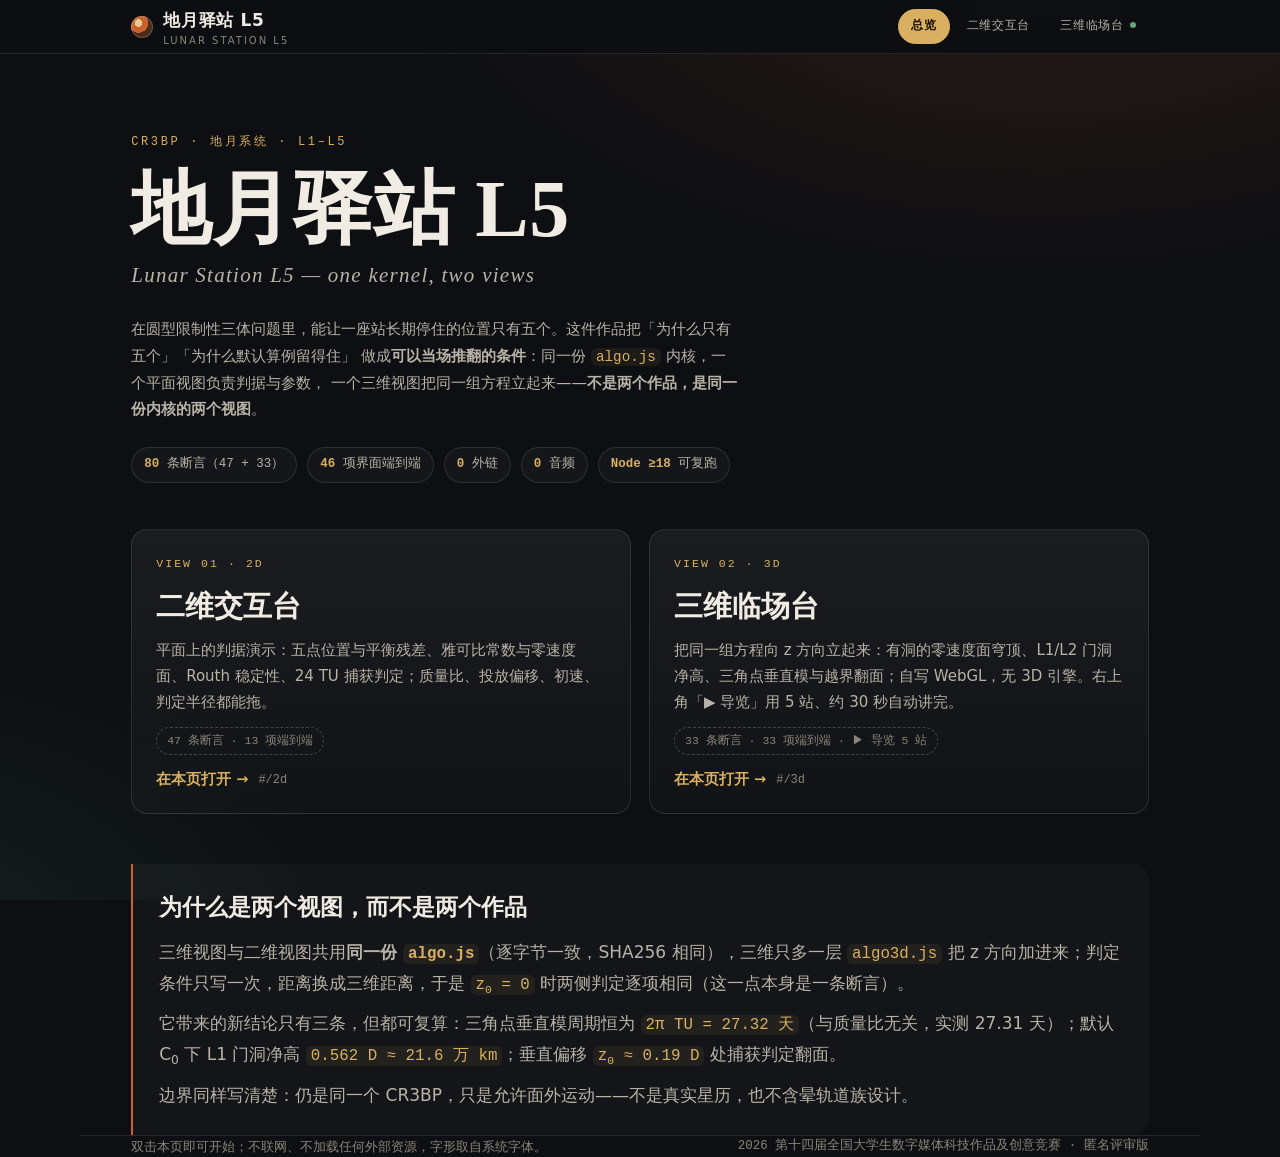
<file: index.html>
<!DOCTYPE html>
<html lang="zh-CN">
<head>
<meta charset="utf-8">
<meta name="viewport" content="width=device-width, initial-scale=1, viewport-fit=cover">
<title>地月驿站 L5 · Lunar Station L5 — 一个入口，两个视图</title>
<meta name="description" content="地月驿站 L5：同一份 CR3BP 内核的两个视图——二维判据交互台与三维临场台，可在同一页内切换。离线、零依赖、80 条断言可复跑。">
<style>
  :root{
    --ink:#0d0f12; --ink-2:#14171c; --ink-3:#1b1f26;
    --line:rgba(255,255,255,.10); --line-2:rgba(255,255,255,.20);
    --txt:#f0ece4; --txt-dim:#b9b3a7; --txt-faint:#8a8579;
    --accent:#c9622f; --accent-2:#4f8f7f; --accent-3:#d9b061; --ok:#5fa77a;
    --serif:"Source Han Serif SC","Noto Serif CJK SC","Songti SC",SimSun,Georgia,serif;
    --sans:"Source Han Sans SC","Noto Sans CJK SC","Microsoft YaHei","PingFang SC",system-ui,sans-serif;
    --mono:"JetBrains Mono","Cascadia Mono",Consolas,"Courier New",monospace;
    --r:16px; --maxw:1120px; --gutter:clamp(18px,4vw,56px);
    --barh:54px;
  }
  *{box-sizing:border-box}
  html{-webkit-text-size-adjust:100%}
  body{margin:0;background:var(--ink);color:var(--txt);
    font-family:var(--sans);font-size:clamp(15px,.55vw + 13.6px,17px);line-height:1.75;
    background-image:
      radial-gradient(1100px 620px at 82% -10%,rgba(201,98,47,.16),transparent 62%),
      radial-gradient(900px 560px at -12% 108%,rgba(79,143,127,.14),transparent 60%);
    background-attachment:fixed}
  a{color:inherit}
  code{font-family:var(--mono);font-size:.93em;color:var(--accent-3);background:rgba(217,176,97,.08);padding:1px 5px;border-radius:6px}
  sub{font-size:.72em;line-height:0}
  .skip{position:absolute;left:-9999px;top:0;background:var(--accent);color:#1b0f08;padding:10px 16px;border-radius:0 0 10px 0;z-index:99}
  .skip:focus{left:0}
  :focus-visible{outline:2px solid var(--accent-3);outline-offset:3px;border-radius:8px}

  /* ---------- 顶栏 / 视图切换 ---------- */
  .shell{position:sticky;top:0;z-index:40;height:var(--barh);
    background:rgba(13,15,18,.92);backdrop-filter:blur(10px);
    border-bottom:1px solid var(--line)}
  .shell-in{max-width:var(--maxw);margin:0 auto;height:100%;padding:0 var(--gutter);
    display:flex;align-items:center;gap:18px}
  .brand{display:flex;align-items:center;gap:10px;text-decoration:none;font-weight:700;letter-spacing:.04em;white-space:nowrap}
  .mark{width:22px;height:22px;border-radius:50%;flex:0 0 auto;
    background:radial-gradient(circle at 34% 32%,#e8c98f 0 18%,#c9622f 19% 46%,#4a2a18 47% 100%);
    box-shadow:0 0 0 1px rgba(255,255,255,.18) inset}
  .brand small{display:block;font-weight:400;font-size:10px;letter-spacing:.2em;color:var(--txt-faint);line-height:1.2}
  .tabs{display:flex;align-items:center;gap:4px;margin-left:auto}
  .tabs a{font-family:var(--mono);font-size:12px;letter-spacing:.06em;color:var(--txt-dim);
    text-decoration:none;padding:6px 12px;border-radius:999px;border:1px solid transparent;white-space:nowrap}
  .tabs a:hover{color:var(--txt);border-color:var(--line-2)}
  .tabs a[aria-selected="true"]{color:#1a1206;background:var(--accent-3);border-color:var(--accent-3);font-weight:600}
.back{display:none;align-items:center;gap:7px;font-family:var(--mono);font-size:12px;color:var(--txt-dim);text-decoration:none;white-space:nowrap}
  .back:hover{color:var(--accent-3)}
  .tabs .dot{display:inline-block;width:6px;height:6px;border-radius:50%;background:var(--ok);margin-left:6px;vertical-align:1px}
  .tabs a[aria-selected="true"] .dot{background:#1a1206}
  .ext{font-family:var(--mono);font-size:11.5px;color:var(--txt-faint);text-decoration:none;white-space:nowrap}
  .ext:hover{color:var(--accent-3)}
  .short{display:none}
  @media (max-width:820px){
    :root{--barh:50px}
    .brand small,.ext{display:none}
    .tabs a{padding:6px 10px;font-size:11.5px}
    .long{display:none}.short{display:inline}
  }

  /* ---------- 总览 ---------- */
  main{min-height:calc(100vh - var(--barh))}
  .wrap{max-width:var(--maxw);margin:0 auto;padding:0 var(--gutter)}
  body.view{--barh:46px}
  body.view .brand{display:none}
  body.view .back{display:inline-flex}
  body.view main{height:calc(100vh - var(--barh))}
  body.view #pane-overview{display:none}
  .hero{padding:clamp(40px,7vw,78px) 0 0}
  .kicker{font-family:var(--mono);font-size:12px;letter-spacing:.22em;color:var(--accent-3);text-transform:uppercase;margin:0}
  h1{font-family:var(--serif);font-size:clamp(42px,7vw,80px);line-height:1.05;margin:14px 0 6px;letter-spacing:.01em}
  .en{font-family:var(--serif);font-style:italic;color:var(--txt-dim);font-size:clamp(16px,1.9vw,21px);letter-spacing:.06em;margin:0}
  .lead{max-width:62ch;margin:22px 0 0;color:var(--txt-dim);font-size:clamp(15px,1.2vw,18px)}
  .lead b{color:var(--txt);font-weight:600}
  .stats{display:flex;flex-wrap:wrap;gap:10px;margin:24px 0 0;padding:0;list-style:none}
  .stats li{font-family:var(--mono);font-size:12.5px;color:var(--txt-dim);
    border:1px solid var(--line);background:rgba(255,255,255,.03);padding:6px 12px;border-radius:999px}
  .stats b{color:var(--accent-3);font-weight:600}

  .views{display:grid;grid-template-columns:repeat(2,minmax(0,1fr));gap:18px;margin:clamp(30px,5vw,46px) 0 0}
  @media (max-width:820px){.views{grid-template-columns:1fr}}
  .card{position:relative;display:flex;flex-direction:column;gap:12px;text-decoration:none;color:inherit;
    padding:24px 24px 20px;border:1px solid var(--line);border-radius:var(--r);
    background:linear-gradient(180deg,rgba(255,255,255,.055),rgba(255,255,255,.02));
    transition:border-color .18s ease,transform .18s ease,background .18s ease}
  .card:hover{border-color:rgba(217,176,97,.55);transform:translateY(-2px);background:linear-gradient(180deg,rgba(255,255,255,.075),rgba(255,255,255,.03))}
  .card .tag{font-family:var(--mono);font-size:11.5px;letter-spacing:.18em;color:var(--accent-3)}
  .card h2{font-family:var(--serif);margin:2px 0 0;font-size:clamp(23px,2.5vw,29px);line-height:1.25}
  .card p{margin:0;color:var(--txt-dim);font-size:15px}
  .card .badge{align-self:flex-start;font-family:var(--mono);font-size:11.5px;color:var(--txt-faint);
    border:1px dashed var(--line-2);border-radius:998px;padding:3px 10px}
  .card .go{margin-top:auto;display:flex;align-items:center;gap:10px;color:var(--accent-3);font-weight:600;font-size:14.5px}
  .card .go span{font-family:var(--mono);font-weight:400;color:var(--txt-faint);font-size:12px}

  .why{margin:clamp(30px,5vw,50px) 0 0;padding:24px 26px;border-left:2px solid var(--accent);
    background:rgba(255,255,255,.025);border-radius:0 var(--r) var(--r) 0}
  .why h2{font-family:var(--serif);font-size:clamp(19px,2vw,23px);margin:0 0 10px}
  .why p{margin:0 0 10px;color:var(--txt-dim)}
  .why p:last-child{margin-bottom:0}

  footer{margin:clamp(34px,6vw,56px) 0 0;padding:20px 0 36px;border-top:1px solid var(--line);
    display:flex;justify-content:space-between;gap:14px;flex-wrap:wrap;color:var(--txt-faint);font-size:12.5px}
  footer .mono{font-family:var(--mono)}
  body.view footer{display:none}

  /* ---------- 视图面板 ---------- */
  .pane{height:calc(100vh - var(--barh))}
  .pane[hidden]{display:none}
  .pane iframe{display:block;width:100%;height:100%;border:0;background:var(--ink)}
  .pane .note{padding:20px var(--gutter);color:var(--txt-dim)}
  .pane .note a{color:var(--accent-3)}
  noscript p{padding:14px var(--gutter);background:#2a1a10;color:#f0d9c8;margin:0}

  @media (prefers-reduced-motion:reduce){*{transition:none!important;animation:none!important}}
  @media print{.shell,.tabs,.ext{display:none}body{background:#fff;color:#111}}
</style>
</head>
<body>
<a class="skip" href="#main">跳到内容</a>

<header class="shell">
  <div class="shell-in">
    <a class="brand" href="#/">
      <span class="mark" aria-hidden="true"></span>
      <span>地月驿站 L5<small>LUNAR STATION L5</small></span>
    </a>
    <a class="back" id="back" href="#/">← 总览</a>
    <nav class="tabs" role="tablist" aria-label="视图切换">
      <a role="tab" id="tab-overview" href="#/" aria-controls="pane-overview" aria-selected="true">总览</a>
      <a role="tab" id="tab-2d" href="#/2d" aria-controls="pane-2d" aria-selected="false" tabindex="-1">
        <span class="long">二维交互台</span><span class="short">2D</span>
      </a>
      <a role="tab" id="tab-3d" href="#/3d" aria-controls="pane-3d" aria-selected="false" tabindex="-1">
        <span class="long">三维临场台</span><span class="short">3D</span><span class="dot" aria-hidden="true"></span>
      </a>
    </nav>
    <a class="ext" id="ext" href="#" target="_blank" rel="noopener" hidden>↗ 独立打开</a>
  </div>
</header>

<noscript><p>本页是视图切换器；未启用 JavaScript 时，请直接打开 <a href="./地月驿站L5-CR3BP平动点交互台/index.html">二维交互台</a> 或 <a href="./地月驿站L5-三维临场台/index.html">三维临场台</a>。</p></noscript>

<main id="main">
  <!-- 总览 -->
  <section id="pane-overview" role="tabpanel" aria-labelledby="tab-overview" tabindex="-1">
    <div class="wrap">
      <div class="hero">
        <p class="kicker">CR3BP · 地月系统 · L1–L5</p>
        <h1>地月驿站 L5</h1>
        <p class="en">Lunar Station L5 — one kernel, two views</p>
        <p class="lead">
          在圆型限制性三体问题里，能让一座站长期停住的位置只有五个。这件作品把「为什么只有五个」「为什么默认算例留得住」
          做成<strong>可以当场推翻的条件</strong>：同一份 <code>algo.js</code> 内核，一个平面视图负责判据与参数，
          一个三维视图把同一组方程立起来——<strong>不是两个作品，是同一份内核的两个视图</strong>。
        </p>
        <ul class="stats">
          <li><b>80</b> 条断言（47 + 33）</li>
          <li><b>46</b> 项界面端到端</li>
          <li><b>0</b> 外链</li>
          <li><b>0</b> 音频</li>
          <li><b>Node ≥18</b> 可复跑</li>
        </ul>
      </div>

      <div class="views">
        <a class="card" href="#/2d" data-view="2d">
          <span class="tag">VIEW 01 · 2D</span>
          <h2>二维交互台</h2>
          <p>平面上的判据演示：五点位置与平衡残差、雅可比常数与零速度面、Routh 稳定性、24 TU 捕获判定；质量比、投放偏移、初速、判定半径都能拖。</p>
          <span class="badge">47 条断言 · 13 项端到端</span>
          <span class="go">在本页打开 → <span>#/2d</span></span>
        </a>

        <a class="card" href="#/3d" data-view="3d">
          <span class="tag">VIEW 02 · 3D</span>
          <h2>三维临场台</h2>
          <p>把同一组方程向 z 方向立起来：有洞的零速度面穹顶、L1/L2 门洞净高、三角点垂直模与越界翻面；自写 WebGL，无 3D 引擎。右上角「▶ 导览」用 5 站、约 30 秒自动讲完。</p>
          <span class="badge">33 条断言 · 33 项端到端 · ▶ 导览 5 站</span>
          <span class="go">在本页打开 → <span>#/3d</span></span>
        </a>
      </div>

      <section class="why" aria-label="为什么是两个视图">
        <h2>为什么是两个视图，而不是两个作品</h2>
        <p>三维视图与二维视图共用<strong>同一份 <code>algo.js</code></strong>（逐字节一致，SHA256 相同），三维只多一层 <code>algo3d.js</code> 把 z 方向加进来；判定条件只写一次，距离换成三维距离，于是 <code>z<sub>0</sub> = 0</code> 时两侧判定逐项相同（这一点本身是一条断言）。</p>
        <p>它带来的新结论只有三条，但都可复算：三角点垂直模周期恒为 <code>2π TU = 27.32 天</code>（与质量比无关，实测 27.31 天）；默认 C<sub>0</sub> 下 L1 门洞净高 <code>0.562 D ≈ 21.6 万 km</code>；垂直偏移 <code>z<sub>0</sub> ≈ 0.19 D</code> 处捕获判定翻面。</p>
        <p>边界同样写清楚：仍是同一个 CR3BP，只是允许面外运动——不是真实星历，也不含晕轨道族设计。</p>
      </section>
    </div>

    <footer class="wrap">
      <span>双击本页即可开始；不联网、不加载任何外部资源，字形取自系统字体。</span>
      <span class="mono">2026 第十四届全国大学生数字媒体科技作品及创意竞赛 · 匿名评审版</span>
    </footer>
  </section>

  <!-- 二维 -->
  <section id="pane-2d" class="pane" role="tabpanel" aria-labelledby="tab-2d" tabindex="-1" hidden>
    <iframe title="二维交互台：五点位置、雅可比常数、零速度面与捕获判定" data-src="./地月驿站L5-CR3BP平动点交互台/index.html"></iframe>
    <div class="note" hidden>视图未能载入（可能是浏览器限制本地 iframe）。请<a href="./地月驿站L5-CR3BP平动点交互台/index.html" target="_blank" rel="noopener">在新窗口打开二维交互台</a>。</div>
  </section>

  <!-- 三维 -->
  <section id="pane-3d" class="pane" role="tabpanel" aria-labelledby="tab-3d" tabindex="-1" hidden>
    <iframe title="三维临场台：零速度面穹顶、L1 门洞、三角点垂直模与越界翻面" data-src="./地月驿站L5-三维临场台/index.html"></iframe>
    <div class="note" hidden>视图未能载入（可能是浏览器限制本地 iframe）。请<a href="./地月驿站L5-三维临场台/index.html" target="_blank" rel="noopener">在新窗口打开三维临场台</a>。</div>
  </section>
</main>

<script>
(function () {
  'use strict';
  var VIEWS = { '': 'overview', 'overview': 'overview', '2d': '2d', '3d': '3d' };
  var PANES = { overview: 'pane-overview', '2d': 'pane-2d', '3d': 'pane-3d' };
  var TABS = { overview: 'tab-overview', '2d': 'tab-2d', '3d': 'tab-3d' };
  var EXT = { '2d': './地月驿站L5-CR3BP平动点交互台/index.html', '3d': './地月驿站L5-三维临场台/index.html' };
  var tabs = Array.prototype.slice.call(document.querySelectorAll('[role="tab"]'));
  var ext = document.getElementById('ext');

  function route() {
    var h = (location.hash || '').replace(/^#\/?/, '').replace(/\/$/, '');
    return VIEWS.hasOwnProperty(h) ? VIEWS[h] : 'overview';
  }

  function show(name, focus) {
    Object.keys(PANES).forEach(function (k) {
      var pane = document.getElementById(PANES[k]);
      var tab = document.getElementById(TABS[k]);
      var on = k === name;
      pane.hidden = !on;
      tab.setAttribute('aria-selected', on ? 'true' : 'false');
      tab.tabIndex = on ? 0 : -1;
    });
    document.body.classList.toggle('view', name !== 'overview');

    if (name === 'overview') {
      ext.hidden = true;
      document.title = '地月驿站 L5 · Lunar Station L5 — 一个入口，两个视图';
    } else {
      var pane = document.getElementById(PANES[name]);
      var frame = pane.querySelector('iframe');
      if (frame && !frame.getAttribute('src')) {
        frame.addEventListener('load', function () {
          var note = pane.querySelector('.note');
          if (note) note.hidden = true;
        }, { once: true });
        frame.addEventListener('error', function () {
          var note = pane.querySelector('.note');
          if (note) note.hidden = false;
        }, { once: true });
        frame.setAttribute('src', frame.getAttribute('data-src'));
      }
      ext.hidden = false;
      ext.setAttribute('href', EXT[name]);
      document.title = (name === '2d' ? '二维交互台' : '三维临场台') + ' · 地月驿站 L5';
    }
    if (focus) {
      var p = document.getElementById(PANES[name]);
      if (p) p.focus({ preventScroll: true });
    }
  }

  function go(name) {
    var target = name === 'overview' ? '#/' : '#/' + name;
    if (location.hash === target) show(name, true);
    else location.hash = target;
  }

  Array.prototype.forEach.call(document.querySelectorAll('[data-view]'), function (a) {
    a.addEventListener('click', function (e) {
      e.preventDefault();
      go(a.getAttribute('data-view'));
    });
  });

  tabs.forEach(function (tab, i) {
    tab.addEventListener('click', function (e) {
      e.preventDefault();
      go(tab.id.replace('tab-', ''));
    });
    tab.addEventListener('keydown', function (e) {
      var next = null;
      if (e.key === 'ArrowRight') next = (i + 1) % tabs.length;
      else if (e.key === 'ArrowLeft') next = (i - 1 + tabs.length) % tabs.length;
      else if (e.key === 'Home') next = 0;
      else if (e.key === 'End') next = tabs.length - 1;
      if (next !== null) {
        e.preventDefault();
        tabs[next].focus();
        go(tabs[next].id.replace('tab-', ''));
      }
    });
  });

  window.addEventListener('hashchange', function () { show(route(), false); });
  show(route(), false);
})();
</script>
</body>
</html>
</file>
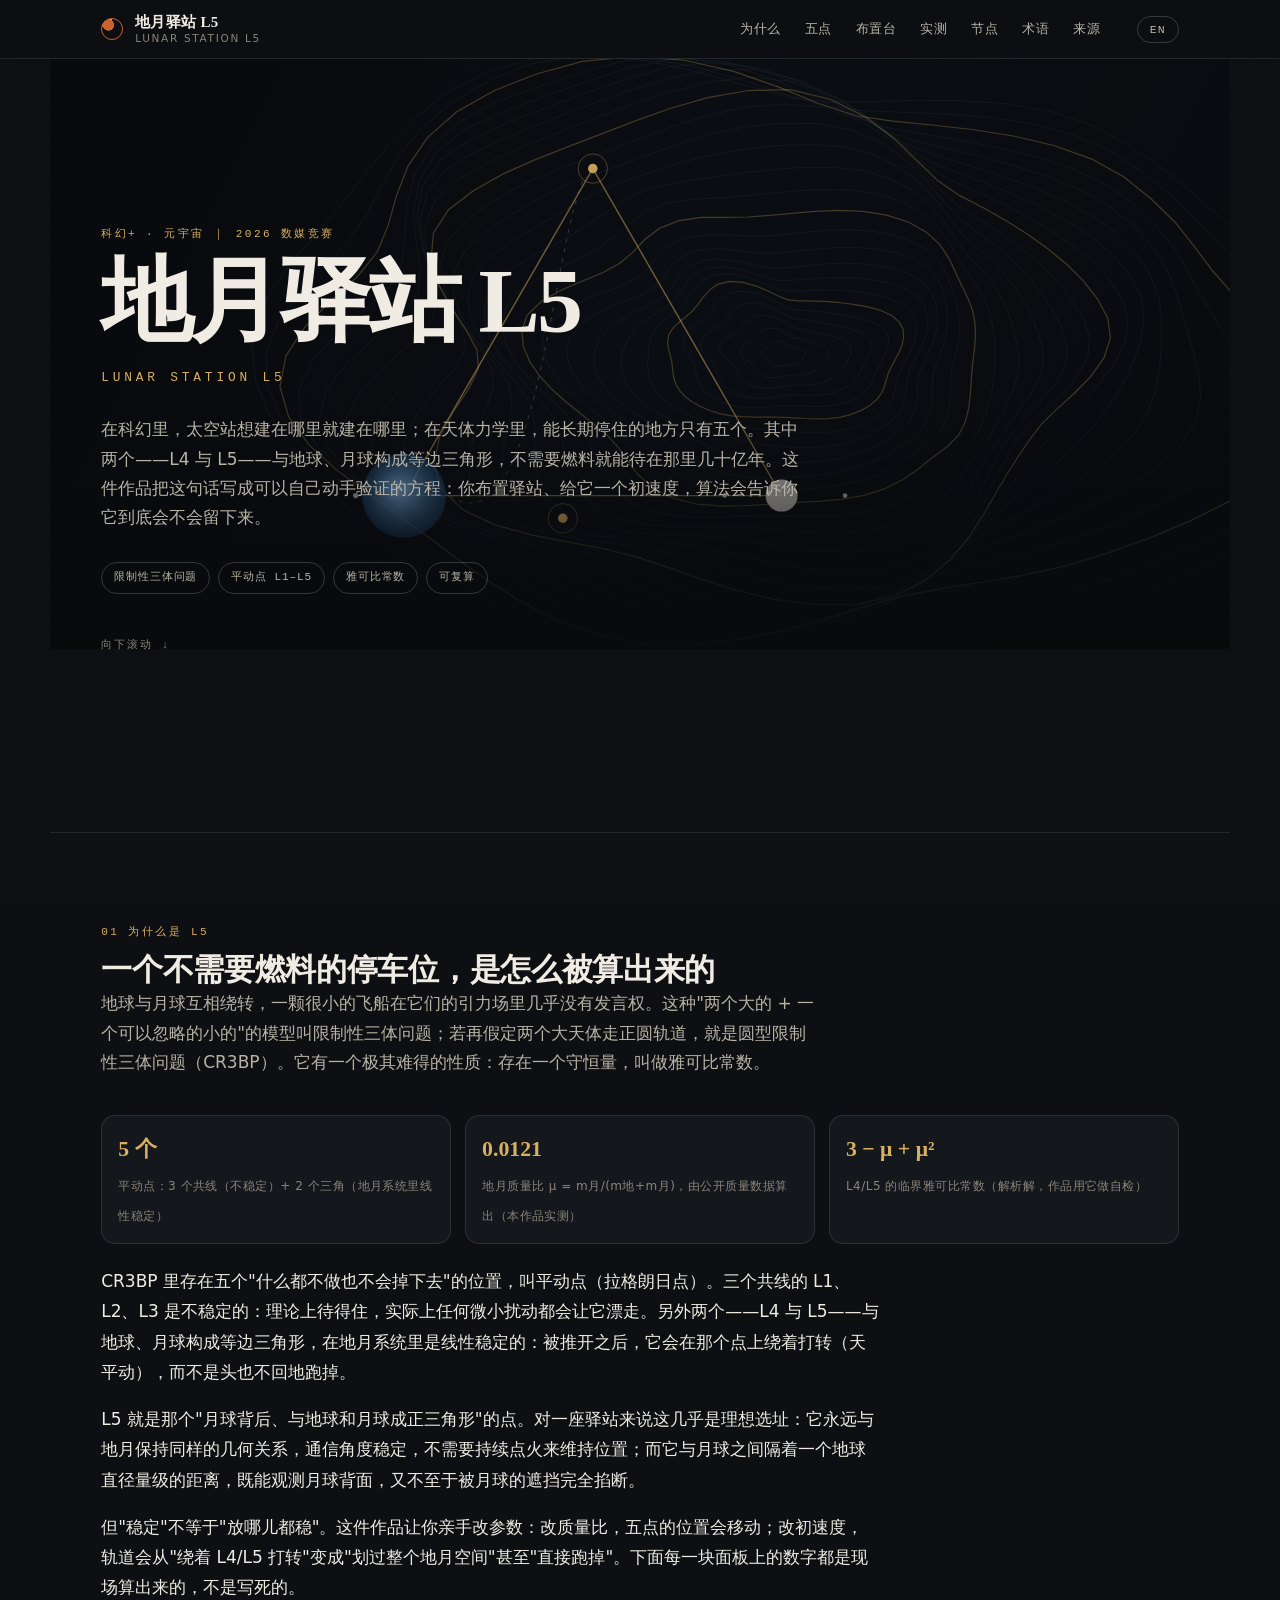
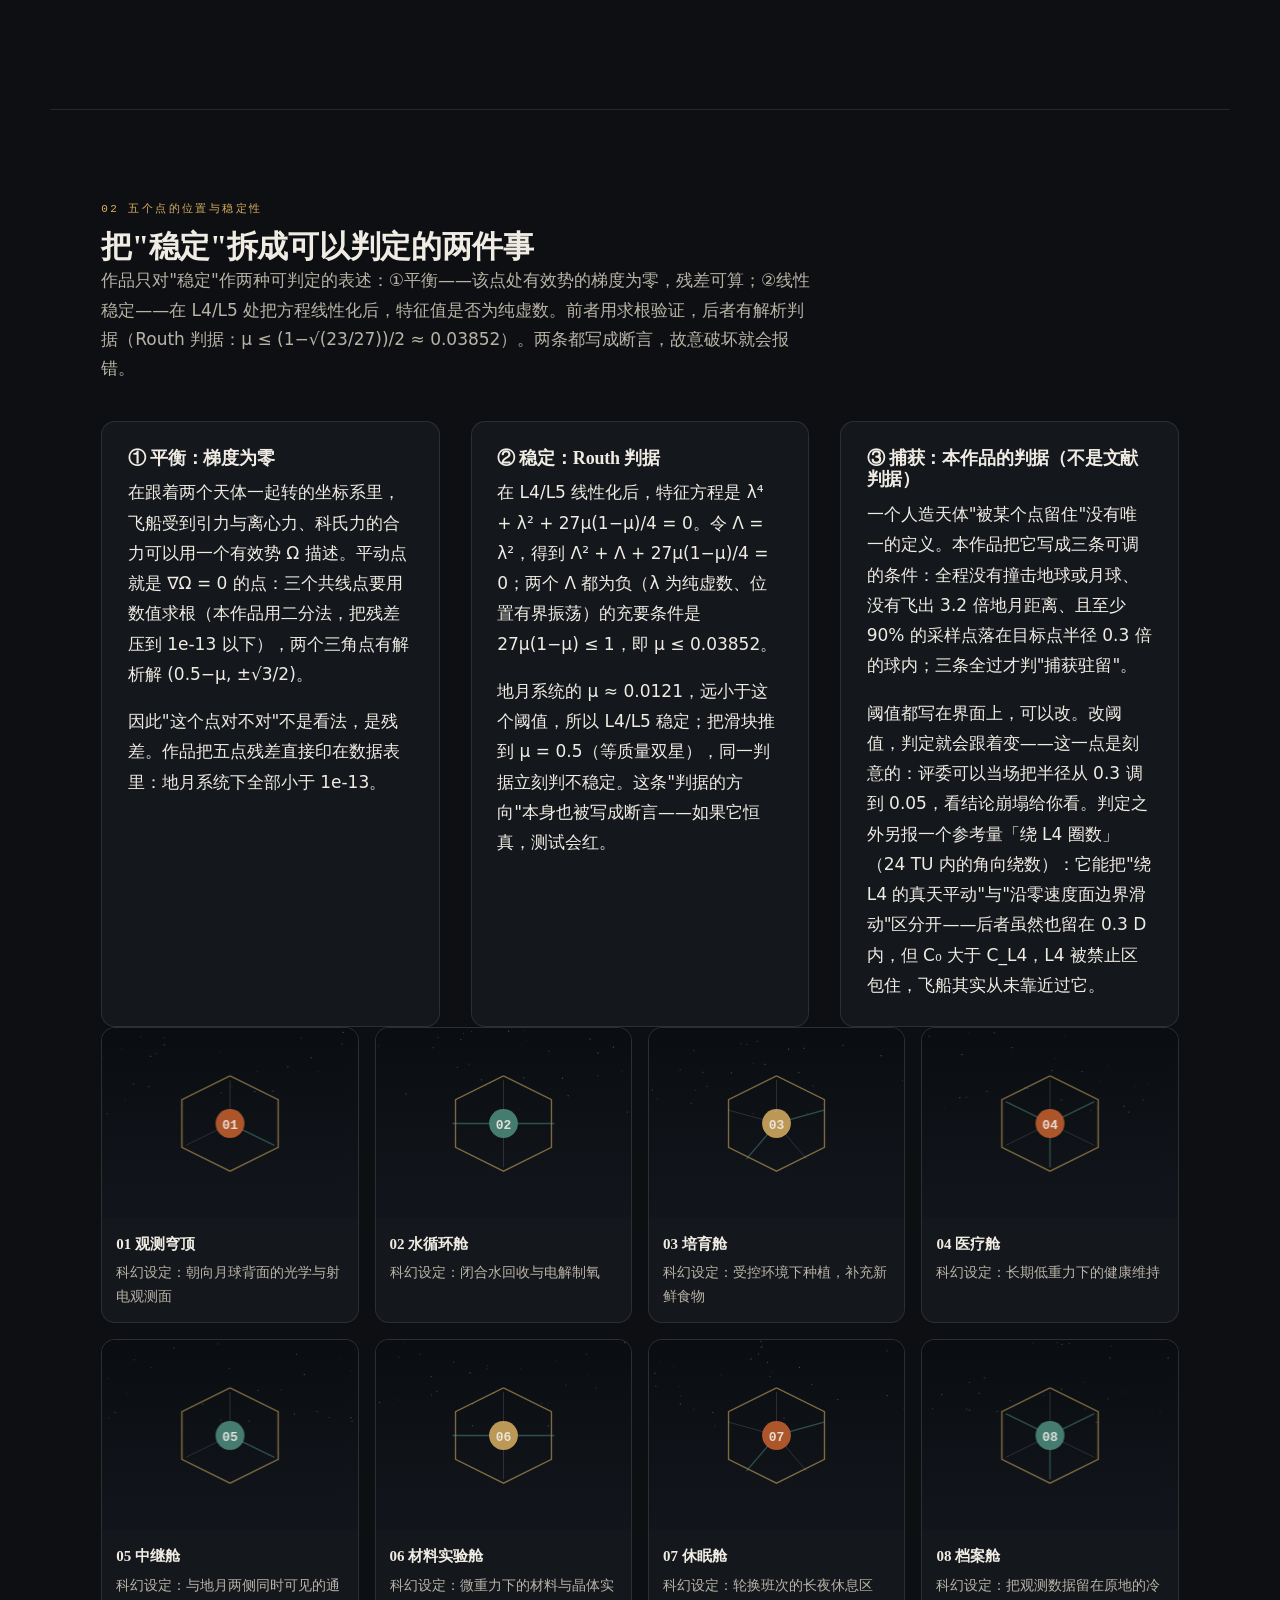
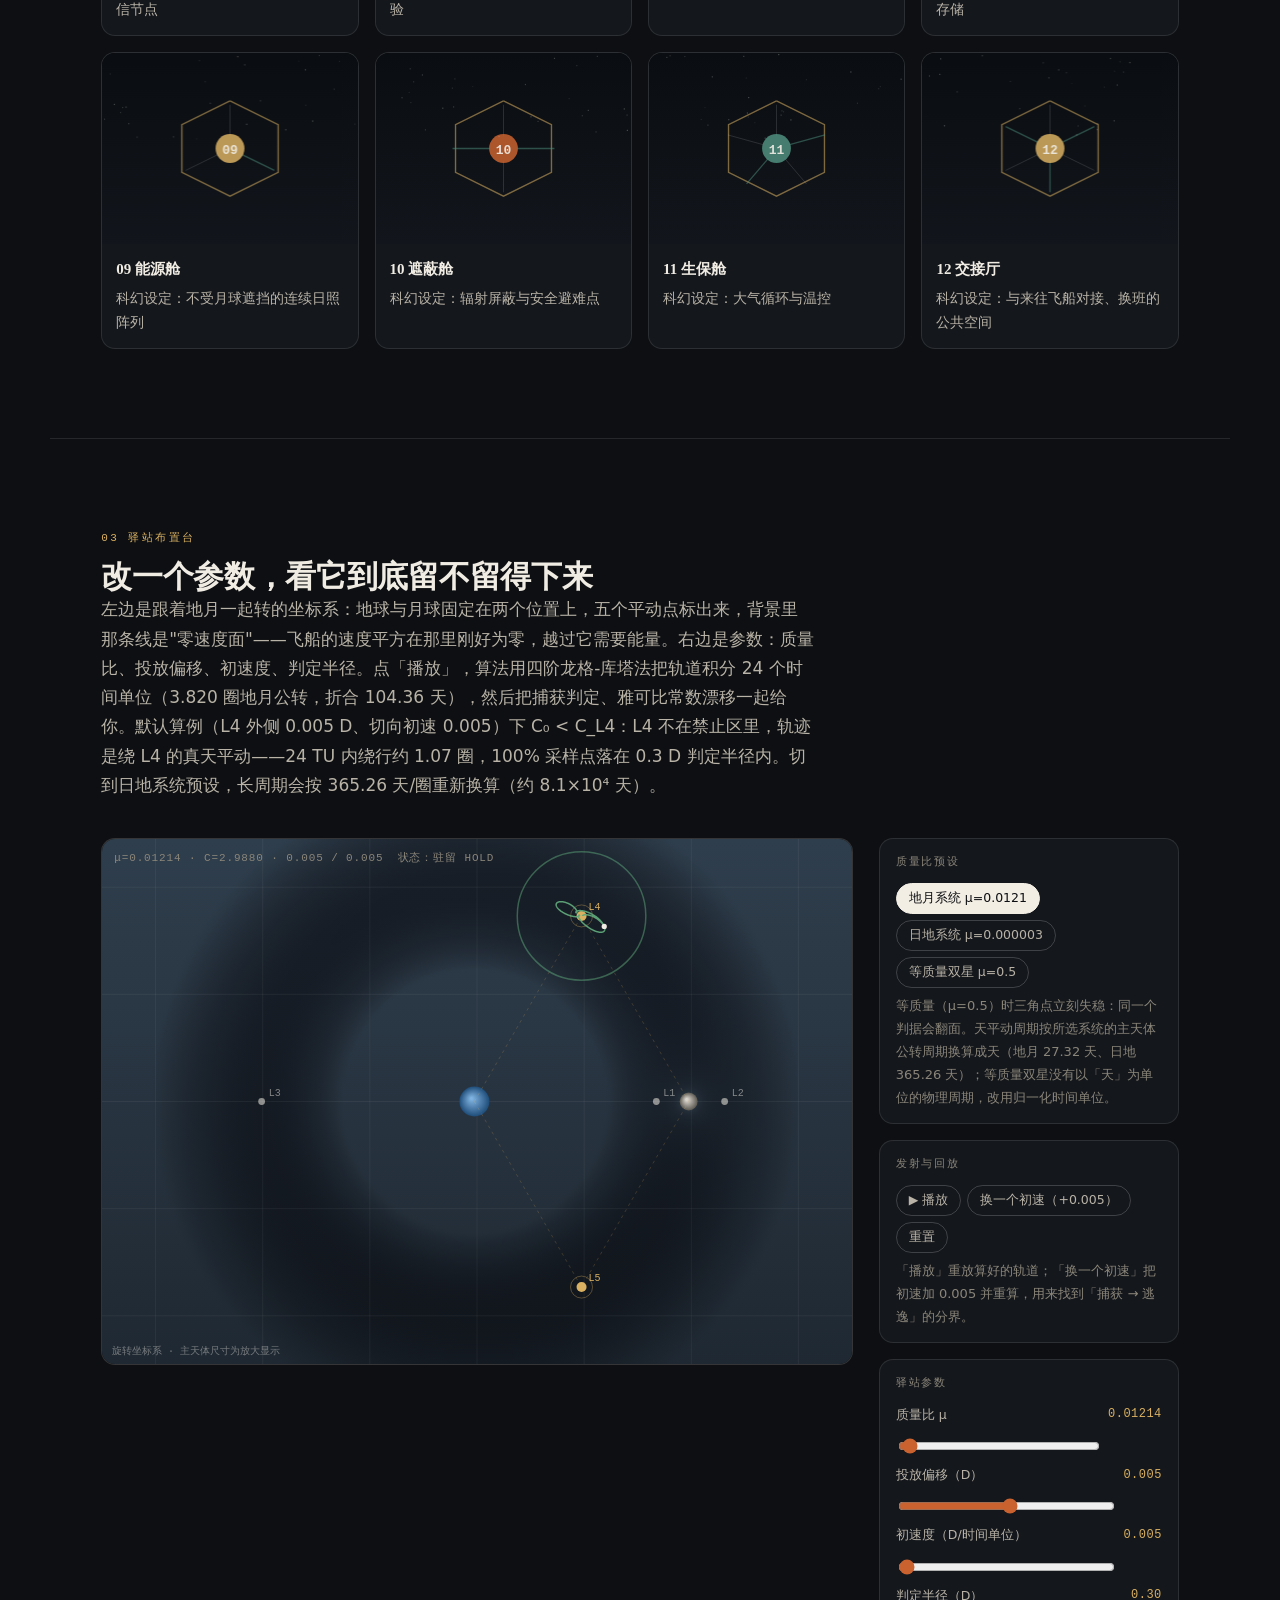
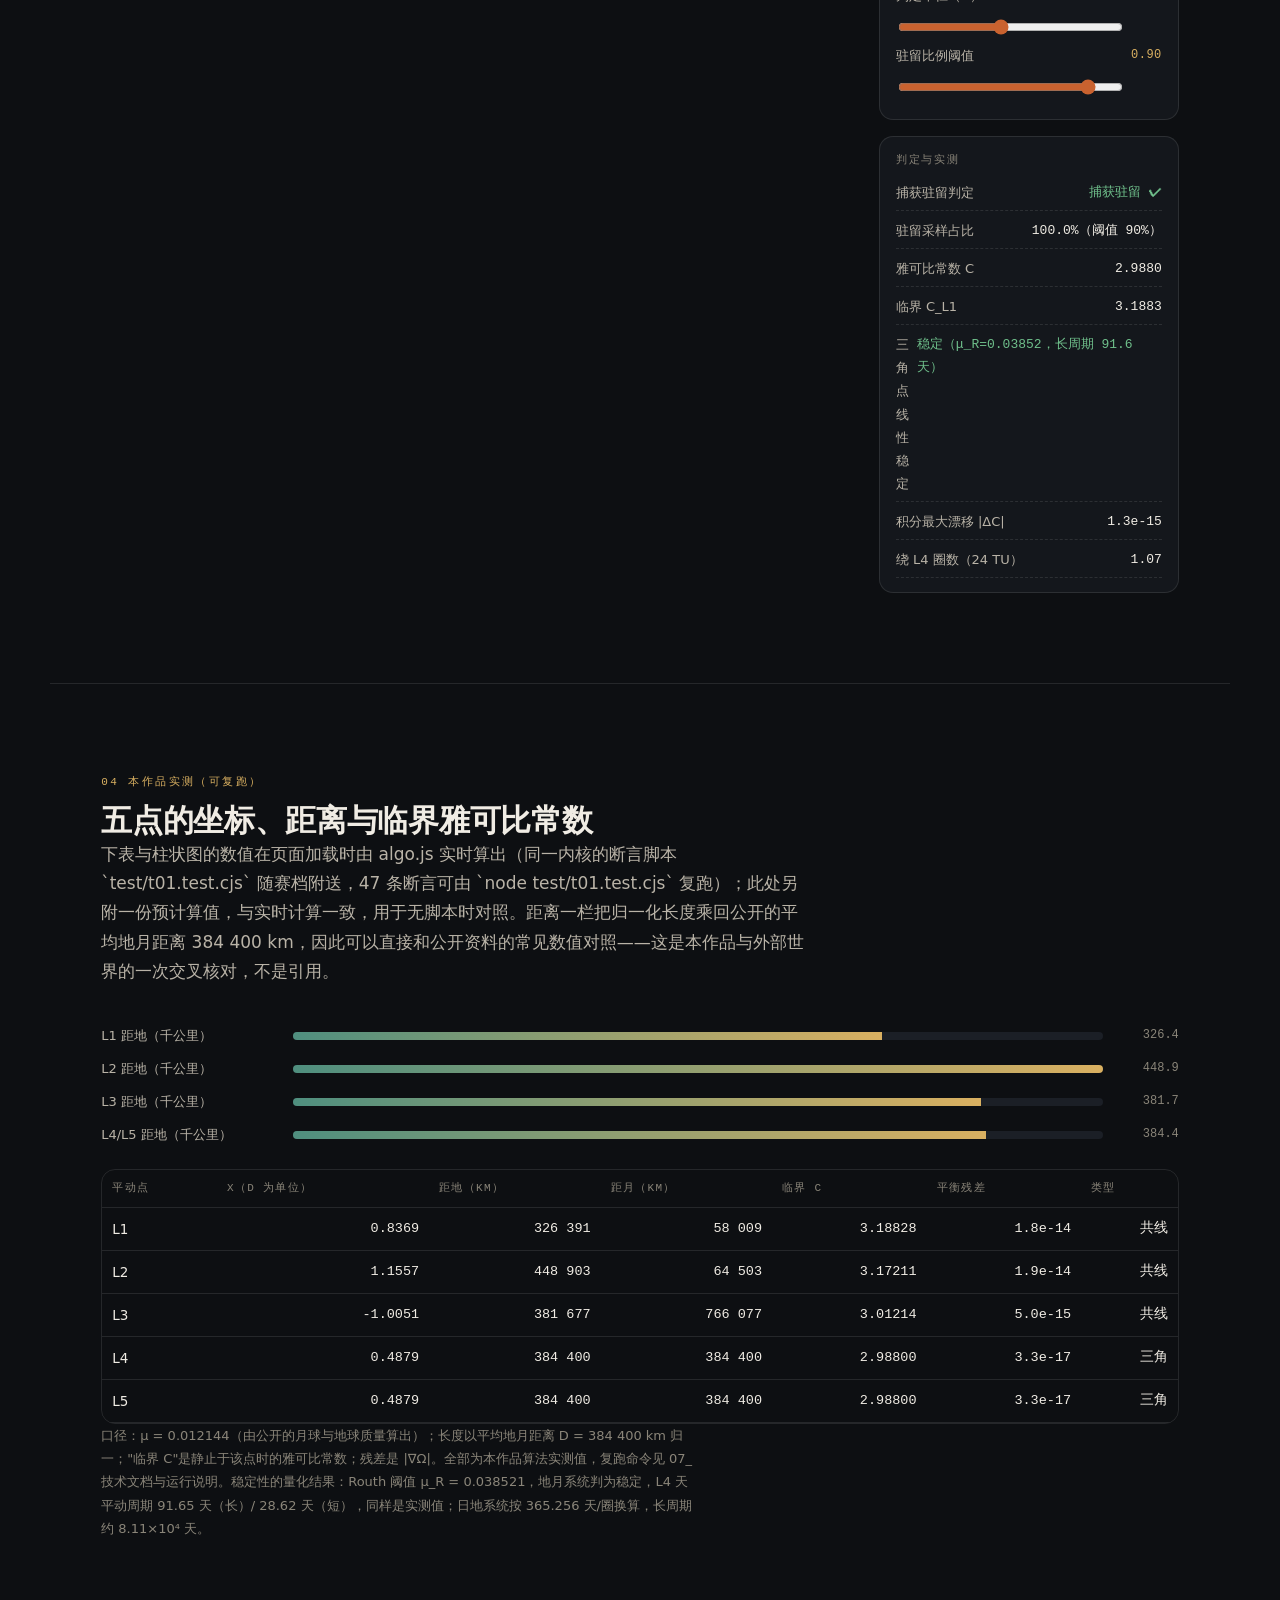
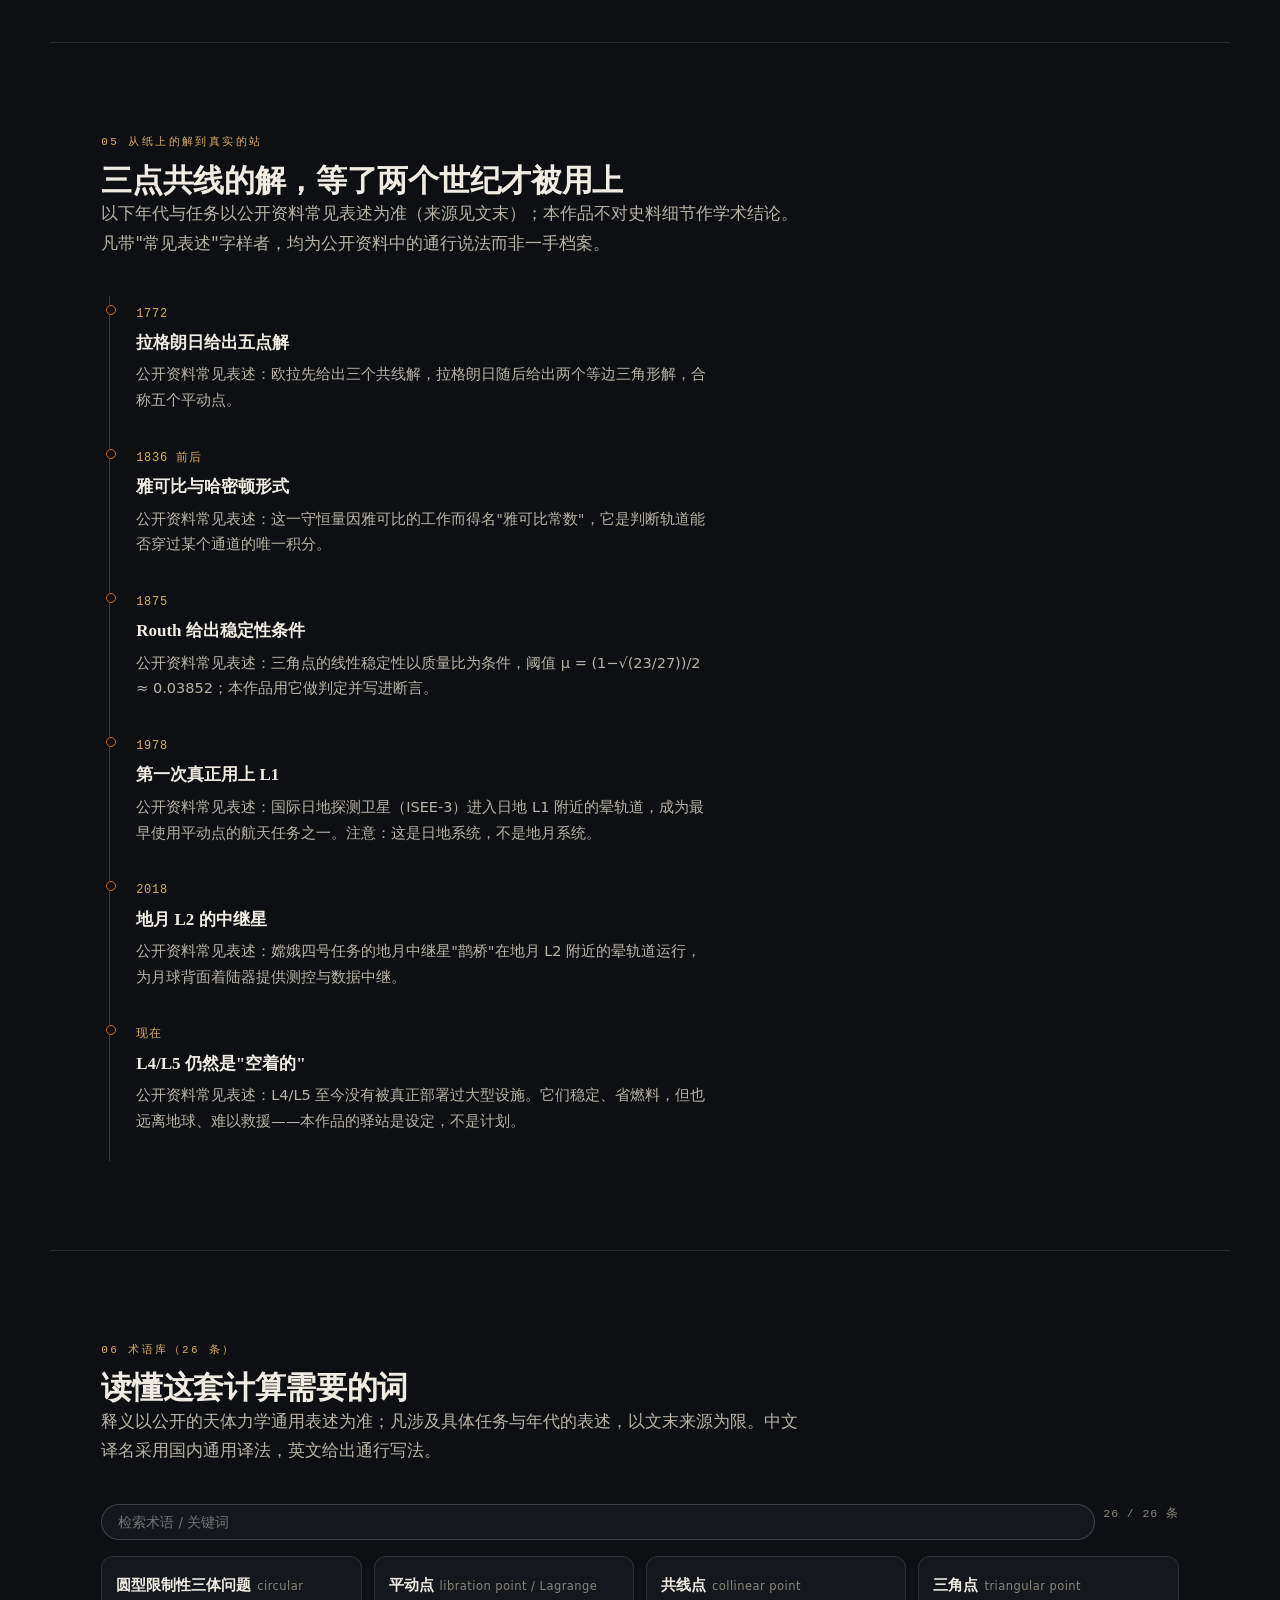
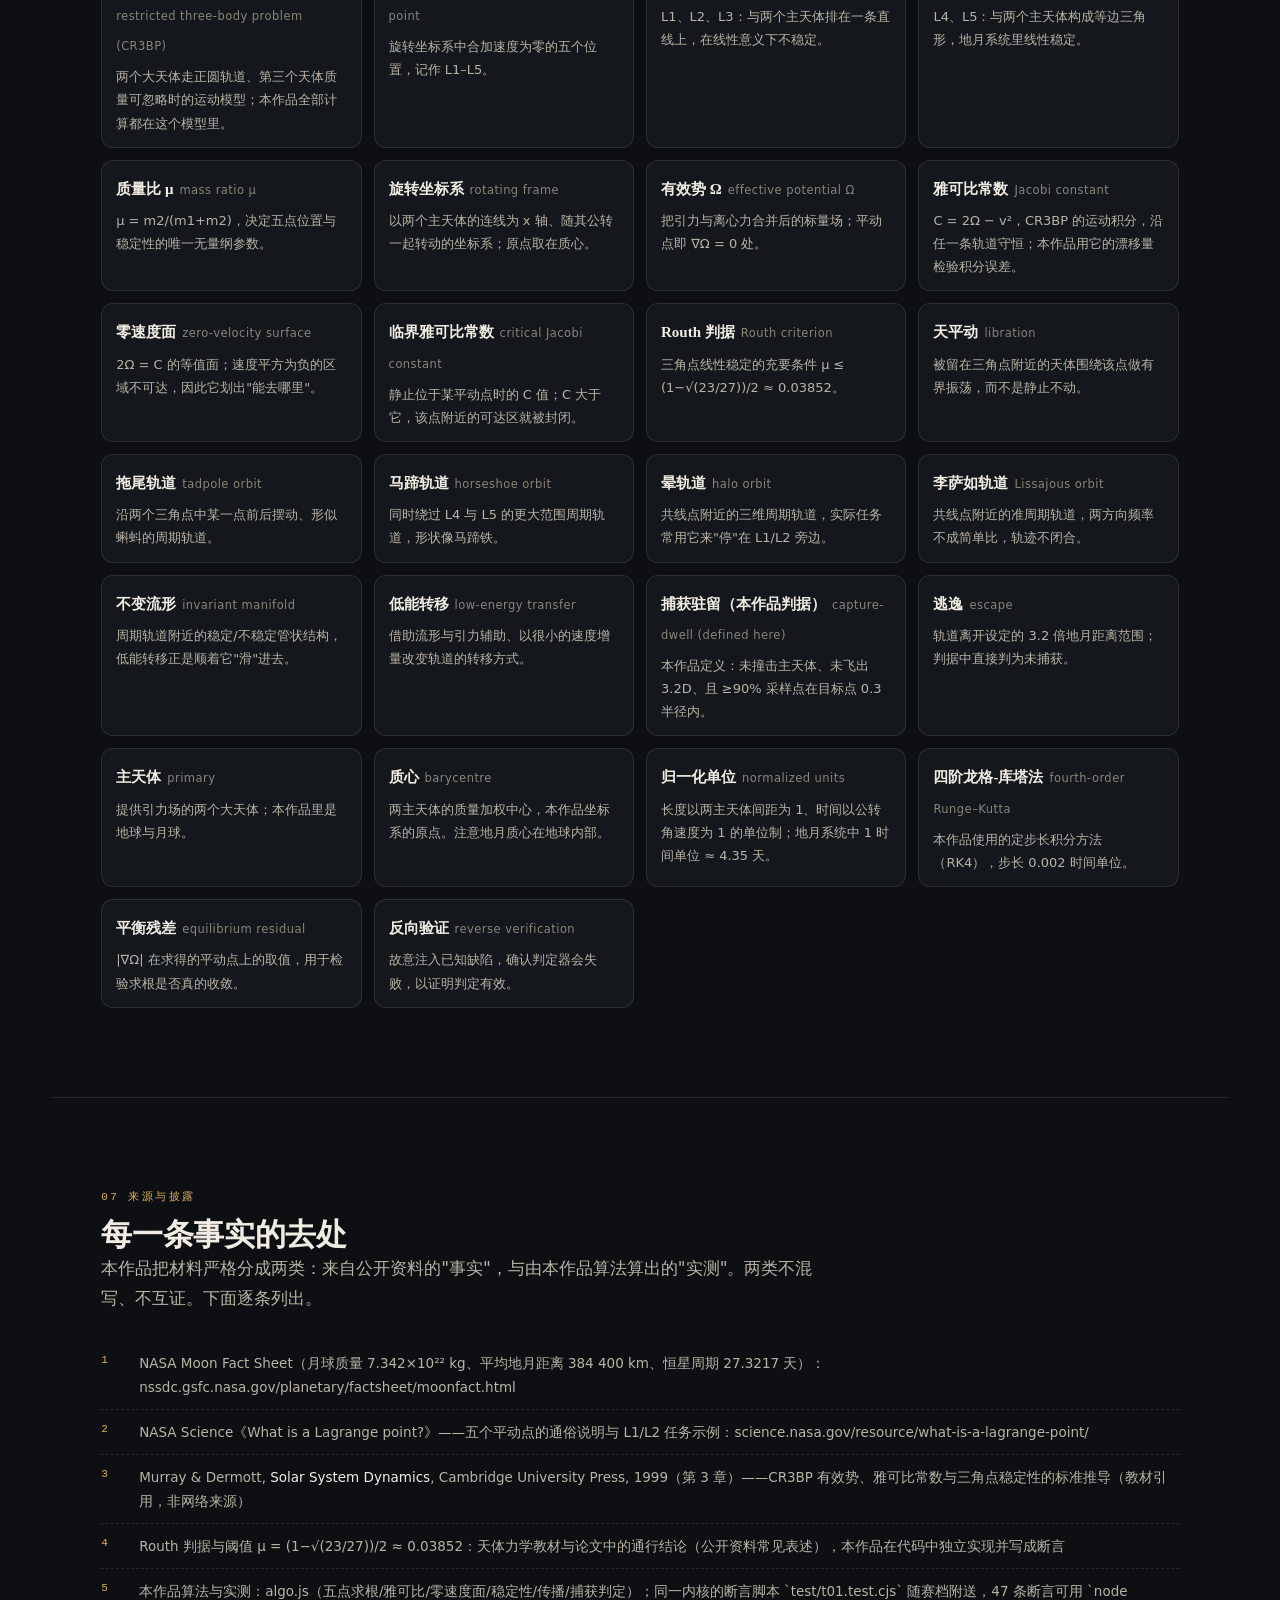
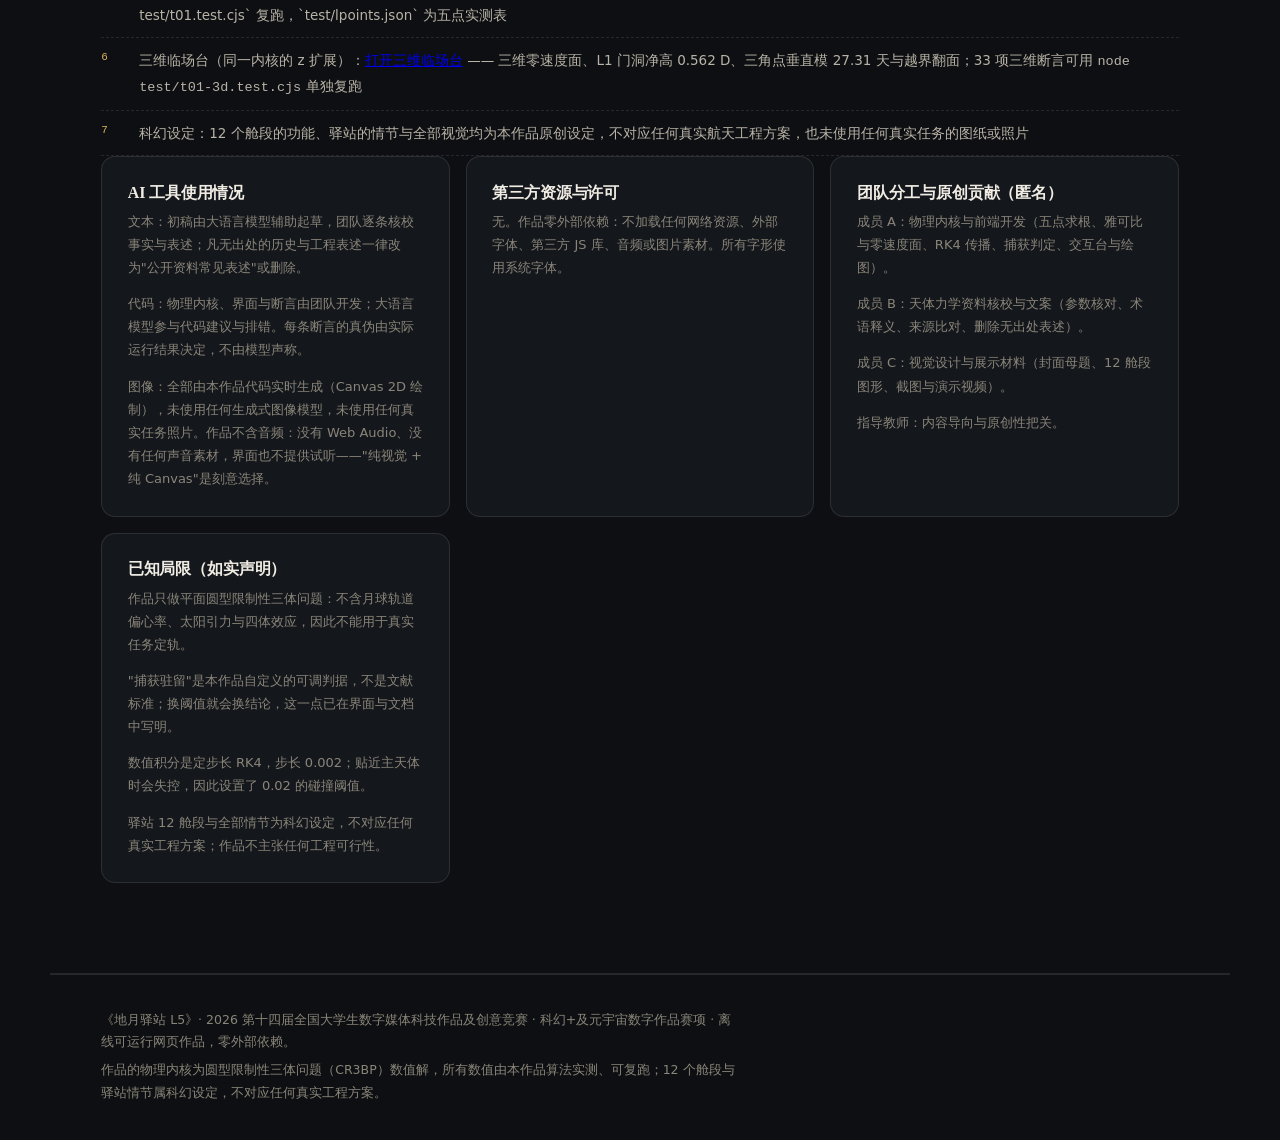
<file: 地月驿站L5-CR3BP平动点交互台/index.html>
<!DOCTYPE html>
<html lang="zh-CN">
<head>
<meta charset="utf-8">
<meta name="viewport" content="width=device-width, initial-scale=1">
<title>地月驿站L5 · Lunar Station L5</title>
<meta name="description" content="圆型限制性三体问题下的地月平动点交互作品：五点位置与稳定性的可复算判定、雅可比常数与零速度面、驿站布置与捕获判定，离线单页。">
<meta name="color-scheme" content="dark light">
<link rel="stylesheet" href="style.css">
</head>
<body>
<a class="skip" href="#main" id="skip">跳到正文</a>
<div class="progress" id="progress" aria-hidden="true"><i></i></div>

<header class="bar">
  <div class="bar-in">
    <a class="brand" href="#top">
      <span class="brand-mark" aria-hidden="true"></span>
      <span class="brand-txt"><b id="brand-zh">地月驿站L5</b><em id="brand-en">Lunar Station L5</em></span>
    </a>
    <nav class="nav" id="nav" aria-label="章节导航"></nav>
    <div class="bar-end">
      <button class="lang" id="lang" type="button" aria-label="切换语言：English">EN</button>
    </div>
  </div>
</header>

<main id="main"></main>

<footer class="foot">
  <div class="foot-in">
    <p id="foot-line1"></p>
    <p id="foot-line2"></p>
  </div>
</footer>

<script src="core.js"></script>
<script src="content.js"></script>
<script src="algo.js"></script>
<script src="sim.js"></script>
<script src="app.js"></script>
</body>
</html>
</file>
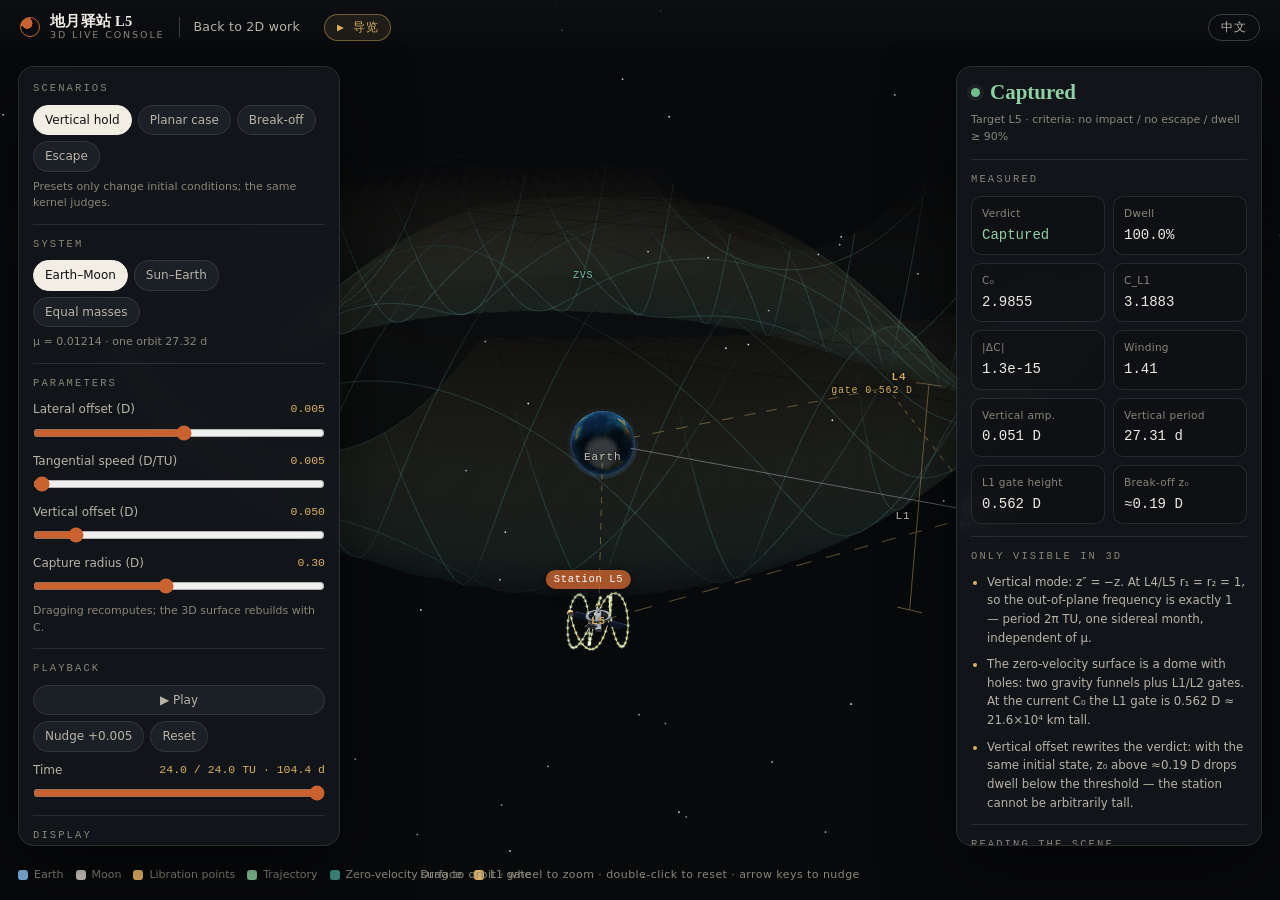
<file: 地月驿站L5-三维临场台/index.html>
<!DOCTYPE html>
<html lang="zh-CN">
<head>
<meta charset="utf-8">
<meta name="viewport" content="width=device-width, initial-scale=1, viewport-fit=cover">
<title>地月驿站L5 · 三维临场台 | Lunar Station L5 · 3D Console</title>
<meta name="description" content="圆型限制性三体问题的三维交互现场：地月系统、五个平动点、三维零速度面与 L1 门洞、L5 驿站站体、面外运动与捕获判定。零外部依赖，双击即开，离线可运行。">
<meta name="color-scheme" content="dark">
<link rel="stylesheet" href="style.css">
</head>
<body>
<noscript>
  <p style="padding:24px;font-family:system-ui">
    本页是 WebGL 三维交互台，需要启用 JavaScript。二维主作品仍可离线运行。
  </p>
</noscript>

<!-- 画布、面板与标签全部由 ui3d.js 装配；这里只留脚本顺序（同一份内核，二维算法在前） -->
<script src="algo.js"></script>
<script src="algo3d.js"></script>
<script src="gl3d.js"></script>
<script src="scene3d.js"></script>
<script src="ui3d.js"></script>
<script src="tour3d.js"></script>
</body>
</html>
</file>
<file: 地月驿站L5-CR3BP平动点交互台/style.css>
/* ============================================================
   数媒竞赛 · 通用作品引擎样式（离线、零外部依赖、无网络字体）
   设计约束：单一暗色墨底 + 纸面面板；标题衬线、正文无衬线；
   对比度正文 ≥ 4.5:1；行宽 65–75ch；动效尊重 prefers-reduced-motion。
   ============================================================ */

:root{
  --ink:#0d0f12;
  --ink-2:#14171c;
  --ink-3:#1b1f26;
  --line:rgba(255,255,255,.10);
  --line-2:rgba(255,255,255,.18);
  --paper:#f3eee4;
  --paper-2:#e9e2d5;
  --txt:#f0ece4;
  --txt-dim:#b9b3a7;
  --txt-faint:#8a8579;
  --accent:#c9622f;
  --accent-2:#4f8f7f;
  --accent-3:#d9b061;
  --ok:#5fa77a;
  --warn:#d39a3e;
  --bad:#e06a52;          /* 叠在 --ink-2 上 5.43:1（旧值 #c2564a 只有 4.04:1，13px 正文不达 4.5:1） */
  --serif:"Source Han Serif SC","Noto Serif CJK SC","Songti SC",SimSun,Georgia,serif;
  --sans:"Source Han Sans SC","Noto Sans CJK SC","Microsoft YaHei","PingFang SC",system-ui,sans-serif;
  --mono:"JetBrains Mono","Cascadia Mono",Consolas,"Courier New",monospace;
  --r:14px;
  --maxw:1180px;
  --gutter:clamp(18px,4vw,56px);
}

*{box-sizing:border-box}
html{scroll-behavior:smooth}
body{
  margin:0;background:var(--ink);color:var(--txt);
  font-family:var(--sans);font-size:clamp(15px,.55vw + 13.6px,17px);
  line-height:1.78;-webkit-font-smoothing:antialiased;
  overflow-x:hidden;
}
body::before{
  content:"";position:fixed;inset:0;pointer-events:none;z-index:0;opacity:.05;
  background-image:url("data:image/svg+xml;utf8,<svg xmlns='http://www.w3.org/2000/svg' width='120' height='120'><filter id='n'><feTurbulence type='fractalNoise' baseFrequency='.9' numOctaves='3'/></filter><rect width='120' height='120' filter='url(%23n)' opacity='.55'/></svg>");
  mix-blend-mode:overlay;
}
.skip{position:absolute;left:-9999px;top:8px;background:var(--accent);color:#fff;padding:10px 16px;border-radius:8px;z-index:99}
.skip:focus{left:16px}
:focus-visible{outline:2px solid var(--accent-3);outline-offset:3px;border-radius:6px}

.progress{position:fixed;top:0;left:0;right:0;height:2px;background:transparent;z-index:60}
.progress i{display:block;height:100%;width:0;background:linear-gradient(90deg,var(--accent),var(--accent-3));transition:width .12s linear}

/* ---------- 顶栏 ---------- */
.bar{position:sticky;top:0;z-index:50;background:rgba(13,15,18,.86);backdrop-filter:blur(14px);
     border-bottom:1px solid var(--line)}
.bar-in{max-width:var(--maxw);margin:0 auto;padding:10px var(--gutter);display:flex;align-items:center;gap:clamp(12px,2vw,28px)}
.brand{display:flex;align-items:center;gap:12px;text-decoration:none;color:inherit;flex:0 0 auto}
.brand-mark{width:22px;height:22px;border-radius:50%;border:1px solid var(--accent);
  background:radial-gradient(circle at 32% 30%,var(--accent) 0 28%,transparent 30%),
             conic-gradient(from 0deg,transparent 0 78%,var(--accent-3) 80% 100%);flex:0 0 auto}
.brand-txt{display:flex;flex-direction:column;line-height:1.16}
.brand-txt b{font-family:var(--serif);font-weight:600;font-size:15px;letter-spacing:.02em}
.brand-txt em{font-style:normal;font-size:10.5px;letter-spacing:.16em;text-transform:uppercase;color:var(--txt-faint)}
.nav{display:flex;gap:2px;overflow-x:auto;scrollbar-width:none;margin-left:auto}
.nav::-webkit-scrollbar{display:none}
.nav a{white-space:nowrap;text-decoration:none;color:var(--txt-dim);font-size:12.5px;letter-spacing:.04em;
  padding:7px 10px;border-radius:999px;border:1px solid transparent;transition:color .18s,border-color .18s,background .18s}
.nav a:hover{color:var(--txt);border-color:var(--line)}
.nav a[aria-current="true"]{color:var(--ink);background:var(--paper);border-color:var(--paper)}
.bar-end{flex:0 0 auto;display:flex;align-items:center;gap:8px}
.lang{font-family:var(--mono);font-size:11.5px;letter-spacing:.1em;color:var(--txt-dim);background:transparent;
  border:1px solid var(--line-2);border-radius:999px;padding:6px 12px;cursor:pointer;transition:.18s}
.lang:hover{color:var(--txt);border-color:var(--accent);}

/* ---------- 版心 ---------- */
main{position:relative;z-index:1;max-width:var(--maxw);margin:0 auto}
.mod{padding:clamp(56px,7vw,104px) var(--gutter);border-bottom:1px solid var(--line);position:relative;scroll-margin-top:64px}
.mod-head{margin-bottom:clamp(22px,3vw,38px);max-width:74ch}
.eyebrow{font-family:var(--mono);font-size:11px;letter-spacing:.22em;text-transform:uppercase;color:var(--accent-3);margin:0 0 10px}
h1,h2,h3{font-family:var(--serif);font-weight:600;letter-spacing:-.01em;line-height:1.2;margin:0}
h2{font-size:clamp(24px,2.4vw,34px)}
h3{font-size:clamp(18px,1.3vw,21px);margin:26px 0 8px}
p{margin:0 0 1em;max-width:72ch}
.lead{font-size:clamp(17px,1.15vw,20px);color:var(--txt-dim);max-width:66ch;line-height:1.72}
.small{font-size:13px;color:var(--txt-faint)}
.mono{font-family:var(--mono);font-variant-numeric:tabular-nums}
.kv{display:grid;grid-template-columns:repeat(auto-fit,minmax(140px,1fr));gap:14px;margin:22px 0}
.kv div{border:1px solid var(--line);border-radius:var(--r);padding:14px 16px;background:var(--ink-2)}
.kv b{display:block;font-family:var(--serif);font-size:clamp(20px,1.7vw,26px);color:var(--accent-3);font-weight:600}
.kv span{font-size:12px;color:var(--txt-faint);letter-spacing:.04em}

/* ---------- 封面 ---------- */
.cover{min-height:clamp(520px,86vh,860px);display:flex;flex-direction:column;justify-content:center;
  border-bottom:1px solid var(--line);overflow:hidden}
.cover-art{position:absolute;inset:0;z-index:0;opacity:.9}
.cover-art canvas{width:100%;height:100%;display:block}
.cover-in{position:relative;z-index:1;max-width:80ch}
.cover h1{font-size:clamp(40px,7.2vw,92px);line-height:1.02;letter-spacing:-.03em;margin:8px 0 0}
.cover .en{display:block;font-family:var(--mono);font-size:clamp(11px,1vw,14px);letter-spacing:.3em;
  text-transform:uppercase;color:var(--accent-3);margin-top:18px;font-weight:400}
.cover .lead{margin-top:26px}
.cover-tags{display:flex;flex-wrap:wrap;gap:8px;margin-top:30px}
.tag{font-family:var(--mono);font-size:11px;letter-spacing:.08em;color:var(--txt-dim);
  border:1px solid var(--line-2);border-radius:999px;padding:5px 12px}
.scroll-hint{margin-top:42px;font-family:var(--mono);font-size:11px;letter-spacing:.18em;color:var(--txt-faint)}

/* ---------- 叙事 ---------- */
.cols{display:grid;grid-template-columns:repeat(auto-fit,minmax(min(100%,280px),1fr));gap:clamp(18px,2.4vw,34px)}
.panel{border:1px solid var(--line);border-radius:var(--r);padding:clamp(18px,2vw,26px);background:var(--ink-2)}
.panel h3{margin-top:0}
.panel p:last-child{margin-bottom:0}
blockquote{margin:26px 0;padding:4px 0 4px 18px;border-left:2px solid var(--accent);color:var(--txt-dim);font-family:var(--serif);font-size:1.05em;max-width:64ch}
blockquote cite{display:block;margin-top:8px;font-size:12px;font-family:var(--sans);color:var(--txt-faint);font-style:normal}

/* ---------- 时间线 ---------- */
.tl{list-style:none;margin:0;padding:0;display:grid;gap:0;border-left:1px solid var(--line-2);margin-left:8px}
.tl li{position:relative;padding:0 0 26px 26px}
.tl li::before{content:"";position:absolute;left:-4.5px;top:9px;width:8px;height:8px;border-radius:50%;
  background:var(--ink);border:1px solid var(--accent)}
.tl li[data-active="true"]::before{background:var(--accent);box-shadow:0 0 0 4px rgba(201,98,47,.18)}
.tl .k{font-family:var(--mono);font-size:12px;color:var(--accent-3);letter-spacing:.06em}
.tl strong{display:block;font-family:var(--serif);font-size:17px;font-weight:600;margin:2px 0 4px}
.tl p{margin:0;color:var(--txt-dim);font-size:14.5px;max-width:62ch}

/* ---------- 画廊 ---------- */
.gal{display:grid;grid-template-columns:repeat(auto-fit,minmax(min(100%,230px),1fr));gap:16px}
.card{border:1px solid var(--line);border-radius:var(--r);overflow:hidden;background:var(--ink-2);margin:0;
  display:flex;flex-direction:column;transition:border-color .2s,transform .2s}
.card:hover{border-color:var(--line-2)}
.card canvas,.card .art{width:100%;aspect-ratio:4/3;display:block;background:#0a0c0f}
.card figcaption{padding:12px 14px 14px;font-size:13.5px;color:var(--txt-dim)}
.card figcaption b{display:block;color:var(--txt);font-family:var(--serif);font-size:15px;margin-bottom:3px;font-weight:600}

/* ---------- 交互台 ---------- */
.stage{display:grid;grid-template-columns:minmax(0,1fr) minmax(230px,300px);gap:clamp(16px,2vw,26px);align-items:start}
@media (max-width:900px){.stage{grid-template-columns:1fr}}
.screen{border:1px solid var(--line-2);border-radius:var(--r);background:#08090b;overflow:hidden;position:relative}
.screen canvas{display:block;width:100%;height:auto;touch-action:none}
.screen .hud{position:absolute;left:12px;top:10px;font-family:var(--mono);font-size:11px;color:var(--txt-faint);
  letter-spacing:.08em;display:flex;gap:14px;pointer-events:none}
.ctrls{display:flex;flex-direction:column;gap:16px}
.ctrl{border:1px solid var(--line);border-radius:var(--r);padding:14px 16px;background:var(--ink-2)}
.ctrl h4{margin:0 0 10px;font-family:var(--mono);font-size:11px;letter-spacing:.16em;text-transform:uppercase;color:var(--txt-faint);font-weight:400}
.btns{display:flex;flex-wrap:wrap;gap:6px}
button.chip,.chip{font-family:inherit;font-size:12.5px;color:var(--txt-dim);background:transparent;border:1px solid var(--line-2);
  border-radius:999px;padding:6px 12px;cursor:pointer;transition:.16s}
button.chip:hover{color:var(--txt);border-color:var(--accent)}
button.chip[aria-pressed="true"]{background:var(--paper);color:var(--ink);border-color:var(--paper)}
label.row{display:grid;grid-template-columns:1fr auto;align-items:center;gap:10px;font-size:12.5px;color:var(--txt-dim);margin:8px 0}
input[type=range]{width:100%;accent-color:var(--accent);background:transparent}
.readout{font-family:var(--mono);font-size:12px;color:var(--accent-3);letter-spacing:.04em}
.metrics{display:grid;gap:8px}
.metrics div{display:grid;grid-template-columns:1fr auto;gap:8px;font-size:13px;color:var(--txt-dim);
  border-bottom:1px dashed var(--line);padding-bottom:6px}
.metrics b{font-family:var(--mono);color:var(--txt);font-weight:400}

/* ---------- 数据 ---------- */
.viz{display:grid;gap:22px}
.bars{display:grid;gap:10px}
.bar-row{display:grid;grid-template-columns:minmax(90px,180px) 1fr 64px;gap:12px;align-items:center;font-size:13px}
.bar-row .lab{color:var(--txt-dim);white-space:nowrap;overflow:hidden;text-overflow:ellipsis}
.bar-track{height:8px;background:var(--ink-3);border-radius:999px;overflow:hidden}
.bar-track i{display:block;height:100%;background:linear-gradient(90deg,var(--accent-2),var(--accent-3));width:0;transition:width .5s ease}
.bar-row .val{font-family:var(--mono);font-size:12px;text-align:right;color:var(--txt-faint)}
table.data{width:100%;border-collapse:collapse;font-size:13.5px}
table.data th,table.data td{text-align:left;padding:9px 10px;border-bottom:1px solid var(--line)}
table.data th{font-family:var(--mono);font-size:11px;letter-spacing:.12em;text-transform:uppercase;color:var(--txt-faint);font-weight:400}
table.data td.num{font-family:var(--mono);text-align:right;color:var(--txt)}
.table-wrap{overflow-x:auto;border:1px solid var(--line);border-radius:var(--r)}

/* ---------- 术语库 ---------- */
.lib-tools{display:flex;flex-wrap:wrap;gap:8px;margin-bottom:16px}
.lib-search{flex:1 1 220px;background:var(--ink-2);border:1px solid var(--line-2);border-radius:999px;
  color:var(--txt);padding:9px 16px;font-family:inherit;font-size:13.5px}
.lib-grid{display:grid;grid-template-columns:repeat(auto-fit,minmax(min(100%,260px),1fr));gap:12px}
.term{border:1px solid var(--line);border-radius:12px;padding:12px 14px;background:var(--ink-2)}
.term b{font-family:var(--serif);font-size:15px;font-weight:600}
.term em{font-style:normal;font-size:11.5px;color:var(--txt-faint);margin-left:6px;letter-spacing:.04em}
.term p{margin:6px 0 0;font-size:13px;color:var(--txt-dim);max-width:60ch}
.lib-count{font-family:var(--mono);font-size:11.5px;color:var(--txt-faint);letter-spacing:.08em;margin-left:auto}

/* ---------- 来源 / 披露 ---------- */
.refs{display:grid;gap:10px;counter-reset:r}
.ref{display:grid;grid-template-columns:28px 1fr;gap:10px;font-size:13.5px;color:var(--txt-dim);
  border-bottom:1px dashed var(--line);padding-bottom:10px}
.ref::before{counter-increment:r;content:counter(r);font-family:var(--mono);font-size:11px;color:var(--accent-3)}
.ref b{color:var(--txt);font-weight:400}
.disclosure{display:grid;grid-template-columns:repeat(auto-fit,minmax(min(100%,300px),1fr));gap:16px}
.disclosure .panel h3{font-size:16px}

/* ---------- 页脚 ---------- */
.foot{border-top:1px solid var(--line);padding:34px var(--gutter);max-width:var(--maxw);margin:0 auto;color:var(--txt-faint);font-size:12.5px}
.foot p{margin:0 0 6px;max-width:80ch}

/* ---------- 动效 / 打印 ---------- */
@media (prefers-reduced-motion:reduce){
  html{scroll-behavior:auto}
  *,*::before,*::after{animation-duration:.001ms!important;transition-duration:.001ms!important}
}
@media print{
  body{background:#fff;color:#111}
  .bar,.progress,.scroll-hint{display:none}
  .mod{border:0;page-break-inside:avoid}
}
</file>
<file: 地月驿站L5-三维临场台/style.css>
/* ============================================================
   地月驿站 L5 · 三维临场台 —— 样式
   与二维主作品共用同一套设计令牌（暗底墨色 + 纸面文字 + 陶土/青铜强调），
   保证两个入口看起来是同一件作品的两个视图，而不是两个项目。
   约束：对比度 ≥ 4.5:1（正文）、焦点可见、尊重 prefers-reduced-motion、
        只动 transform/opacity，不动布局属性。
   ============================================================ */

:root{
  --ink:#0d0f12;
  --ink-2:#14171c;
  --ink-3:#1b1f26;
  --line:rgba(255,255,255,.10);
  --line-2:rgba(255,255,255,.20);
  --paper:#f3eee4;
  --txt:#f0ece4;
  --txt-dim:#b9b3a7;
  --txt-faint:#8a8579;
  --accent:#c9622f;
  --accent-2:#4f8f7f;
  --accent-3:#d9b061;
  --ok:#6fbf8b;
  --bad:#e06a52;
  --serif:"Source Han Serif SC","Noto Serif CJK SC","Songti SC",SimSun,Georgia,serif;
  --sans:"Source Han Sans SC","Noto Sans CJK SC","Microsoft YaHei","PingFang SC",system-ui,sans-serif;
  --mono:"JetBrains Mono","Cascadia Mono",Consolas,"Courier New",monospace;
  --ease:cubic-bezier(.16,1,.30,1);
  --r:16px;
  --panel-w:322px;
}

*{box-sizing:border-box}
html,body{height:100%}
body{
  margin:0;background:var(--ink);color:var(--txt);overflow:hidden;
  font-family:var(--sans);font-size:14px;line-height:1.6;
  -webkit-font-smoothing:antialiased;
}
body::before{                    /* 极轻的胶片颗粒，压住纯色背景的"塑料感" */
  content:"";position:fixed;inset:0;z-index:0;pointer-events:none;opacity:.035;
  background-image:url("data:image/svg+xml;utf8,<svg xmlns='http://www.w3.org/2000/svg' width='120' height='120'><filter id='n'><feTurbulence type='fractalNoise' baseFrequency='.9' numOctaves='3'/></filter><rect width='120' height='120' filter='url(%23n)' opacity='.6'/></svg>");
}
a{color:var(--txt-dim)}
:focus-visible{outline:2px solid var(--accent-3);outline-offset:3px;border-radius:6px}

.sr{
  position:absolute;width:1px;height:1px;margin:-1px;padding:0;overflow:hidden;
  clip-path:inset(50%);white-space:nowrap;border:0;
}

/* ---------- 画布 ---------- */
#gl{
  position:fixed;inset:0;width:100%;height:100%;display:block;z-index:1;
  cursor:grab;touch-action:none;background:#080a0c;
}
#gl.grabbing{cursor:grabbing}
#gl:focus-visible{outline:2px solid var(--accent-3);outline-offset:-4px}

/* ---------- 三维标签（HTML 覆盖层，保证中文清晰） ---------- */
.labels{position:fixed;inset:0;z-index:2;pointer-events:none;overflow:hidden}
.lbl{
  position:absolute;left:0;top:0;white-space:nowrap;
  font-family:var(--mono);font-size:11px;letter-spacing:.08em;
  color:rgba(240,236,228,.80);
  text-shadow:0 1px 8px rgba(0,0,0,.95),0 0 2px rgba(0,0,0,.9);
  transition:opacity .12s linear;
}
.lbl-L4,.lbl-L5{color:var(--accent-3);font-weight:600}
.lbl-station{
  color:#fff;background:rgba(201,98,47,.82);border-radius:999px;
  padding:1px 8px;font-size:10.5px;letter-spacing:.06em;
  text-shadow:none;box-shadow:0 2px 12px rgba(0,0,0,.5);
}
.lbl-gate{color:var(--accent-3);font-size:10px;opacity:.9}
.lbl-zvs{color:#79bfb0;font-size:10px;opacity:.85}

/* ---------- 顶栏 ---------- */
.bar{
  position:fixed;top:0;left:0;right:0;height:54px;z-index:20;
  display:flex;align-items:center;gap:14px;padding:0 20px;
  background:linear-gradient(180deg,rgba(13,15,18,.94),rgba(13,15,18,.62) 62%,rgba(13,15,18,0));
}
.brand{display:flex;align-items:center;gap:10px;text-decoration:none;color:inherit;flex:0 0 auto}
.brand-mark{
  width:20px;height:20px;border-radius:50%;border:1px solid var(--accent);flex:0 0 auto;
  background:radial-gradient(circle at 34% 30%,var(--accent) 0 30%,transparent 32%),
             conic-gradient(from 0deg,transparent 0 76%,var(--accent-3) 78% 100%);
}
.brand-txt{display:flex;flex-direction:column;line-height:1.15}
.brand-txt b{font-family:var(--serif);font-size:14.5px;font-weight:600;letter-spacing:.02em}
.brand-txt em{font-style:normal;font-size:9.5px;letter-spacing:.2em;text-transform:uppercase;color:var(--txt-faint)}
.bar-sep{width:1px;height:20px;background:var(--line-2)}
.bar-link{
  color:var(--txt-dim);text-decoration:none;font-size:12.5px;letter-spacing:.02em;
  border-bottom:1px solid transparent;transition:color .16s,border-color .16s;
}
.bar-link:hover{color:var(--txt);border-bottom-color:var(--accent-3)}
.lang{
  margin-left:auto;font-family:var(--mono);font-size:11.5px;letter-spacing:.1em;
  color:var(--txt-dim);background:transparent;border:1px solid var(--line-2);
  border-radius:999px;padding:5px 12px;cursor:pointer;transition:color .16s,border-color .16s;
}
.lang:hover{color:var(--txt);border-color:var(--accent)}

/* ---------- 面板 ---------- */
.panel{
  position:fixed;top:66px;bottom:54px;width:var(--panel-w);z-index:15;
  overflow-y:auto;overflow-x:hidden;padding:13px 14px 16px;
  background:rgba(20,23,28,.84);
  -webkit-backdrop-filter:blur(14px);backdrop-filter:blur(14px);
  border:1px solid var(--line);border-radius:var(--r);
  box-shadow:0 24px 70px rgba(0,0,0,.5);
  scrollbar-width:thin;scrollbar-color:rgba(255,255,255,.18) transparent;
  overscroll-behavior:contain;
}
.panel::-webkit-scrollbar{width:8px}
.panel::-webkit-scrollbar-thumb{background:rgba(255,255,255,.14);border-radius:99px}
.panel.left{left:18px}
.panel.right{right:18px;width:306px}

.grp + .grp{margin-top:12px;padding-top:11px;border-top:1px solid var(--line)}
.grp h3{
  margin:0 0 8px;font-family:var(--mono);font-size:10.5px;font-weight:500;
  letter-spacing:.2em;text-transform:uppercase;color:var(--txt-faint);
}
.small{margin:7px 0 0;font-size:11px;line-height:1.5;color:var(--txt-faint)}

/* chips */
.chips{display:flex;flex-wrap:wrap;gap:6px}
.chip{
  font:inherit;font-size:12px;line-height:1.2;color:var(--txt-dim);
  background:var(--ink-3);border:1px solid var(--line);border-radius:999px;
  padding:7px 11px;cursor:pointer;
  transition:color .16s,border-color .16s,background .16s,transform .1s;
}
@media (hover:hover){.chip:hover{color:var(--txt);border-color:var(--line-2)}}
.chip:active{transform:scale(.97)}
.chip[aria-pressed="true"]{color:var(--ink);background:var(--paper);border-color:var(--paper)}
.chip.wide{flex:1 1 100%;text-align:center}

/* 滑块行 */
.row{display:grid;grid-template-columns:1fr auto;gap:1px 10px;margin:9px 0 0}
.row-l{font-size:12px;color:var(--txt-dim)}
.readout{
  font-family:var(--mono);font-size:11.5px;color:var(--accent-3);
  font-variant-numeric:tabular-nums;text-align:right;
}
.row input[type=range]{
  grid-column:1 / -1;width:100%;height:20px;margin:2px 0 0;
  accent-color:var(--accent);cursor:pointer;
}

/* 开关 */
.toggle{
  display:flex;align-items:center;gap:7px;width:100%;padding:5px 2px;
  background:none;border:0;color:var(--txt-dim);font:inherit;font-size:11.5px;
  cursor:pointer;text-align:left;transition:color .16s;
}
.toggle i{
  position:relative;flex:0 0 auto;width:26px;height:15px;border-radius:999px;
  background:var(--ink-3);border:1px solid var(--line-2);
  transition:background .18s,border-color .18s;
}
.toggle i::after{
  content:"";position:absolute;top:2px;left:2px;width:9px;height:9px;border-radius:50%;
  background:var(--txt-faint);transition:transform .18s var(--ease),background .18s;
}
.toggle[aria-pressed="true"]{color:var(--txt)}
.toggle[aria-pressed="true"] i{background:rgba(201,98,47,.26);border-color:var(--accent)}
.toggle[aria-pressed="true"] i::after{transform:translateX(11px);background:var(--accent-3)}

/* 判定 */
.verdict-box{padding-bottom:2px}
.verdict{display:flex;align-items:center;gap:10px;font-family:var(--serif);font-size:21px;line-height:1.2}
.verdict b{font-weight:600}
.verdict .dot{
  width:9px;height:9px;border-radius:50%;background:var(--txt-faint);flex:0 0 auto;
  box-shadow:0 0 0 4px rgba(255,255,255,.05);transition:background .2s;
}
.verdict.ok b{color:#8fd0a4}
.verdict.ok .dot{background:var(--ok)}
.verdict.bad b{color:#f08a72}
.verdict.bad .dot{background:var(--bad)}

/* 指标格 */
.metrics{display:grid;grid-template-columns:1fr 1fr;gap:8px}
.metric{
  border:1px solid var(--line);border-radius:10px;padding:8px 10px;
  background:rgba(13,15,18,.55);
}
.metric span{display:block;font-size:10.5px;color:var(--txt-faint);letter-spacing:.03em}
.metric b{
  display:block;margin-top:2px;font-family:var(--mono);font-size:14px;font-weight:500;
  color:var(--txt);font-variant-numeric:tabular-nums;
}
.metric b.ok{color:#8fd0a4}
.metric b.bad{color:#f08a72}

/* 开关两列 */
.togglegrid{display:grid;grid-template-columns:1fr 1fr;gap:1px 10px}

/* 洞见 */
.ins{margin:0;padding:0 0 0 16px}
.ins li{font-size:11.8px;line-height:1.58;color:var(--txt-dim);margin:0 0 8px}
.ins li:last-child{margin-bottom:0}
.ins li::marker{color:var(--accent-3)}

/* 图例与提示 */
.legend{
  position:fixed;left:18px;bottom:16px;z-index:14;display:flex;flex-wrap:wrap;gap:12px;
  font-size:11px;color:var(--txt-faint);pointer-events:none;
}
.legend .lg{display:flex;align-items:center;gap:6px}
.legend .lg i{display:block;width:10px;height:10px;border-radius:3px}
.hint{
  position:fixed;left:50%;bottom:16px;transform:translateX(-50%);margin:0;z-index:14;
  font-size:11px;letter-spacing:.04em;color:var(--txt-faint);pointer-events:none;
}

/* 启动层 */
.loading{
  position:fixed;inset:0;z-index:30;display:grid;place-items:center;
  background:var(--ink);font-family:var(--mono);font-size:12px;letter-spacing:.12em;
  color:var(--txt-dim);
}
.loading.fail{color:var(--bad);padding:24px;text-align:center;letter-spacing:.02em}

/* 窄屏抽屉按钮 */
.drawers{display:none}

/* ---------- 响应式 ---------- */
@media (max-width:1180px){
  :root{--panel-w:286px}
  .panel.right{width:274px}
}
@media (max-width:900px){
  .panel{
    left:10px;right:10px;top:auto;bottom:62px;width:auto;max-height:48vh;
    transform:translateY(calc(100% + 80px));
    transition:transform .28s var(--ease);
  }
  .panel.open{transform:none}
  .drawers{
    display:flex;position:fixed;left:50%;bottom:12px;transform:translateX(-50%);
    z-index:22;gap:8px;
  }
  .drawer-btn{
    font:inherit;font-size:12px;color:var(--txt);background:rgba(20,23,28,.92);
    border:1px solid var(--line-2);border-radius:999px;padding:8px 16px;cursor:pointer;
    -webkit-backdrop-filter:blur(10px);backdrop-filter:blur(10px);
  }
  .legend,.hint{display:none}
  .bar-link{display:none}
}

/* ---------- 减动效 ---------- */
@media (prefers-reduced-motion:reduce){
  *,*::before,*::after{
    animation-duration:.01ms !important;
    animation-iteration-count:1 !important;
    transition-duration:.01ms !important;
  }
}
</file>
